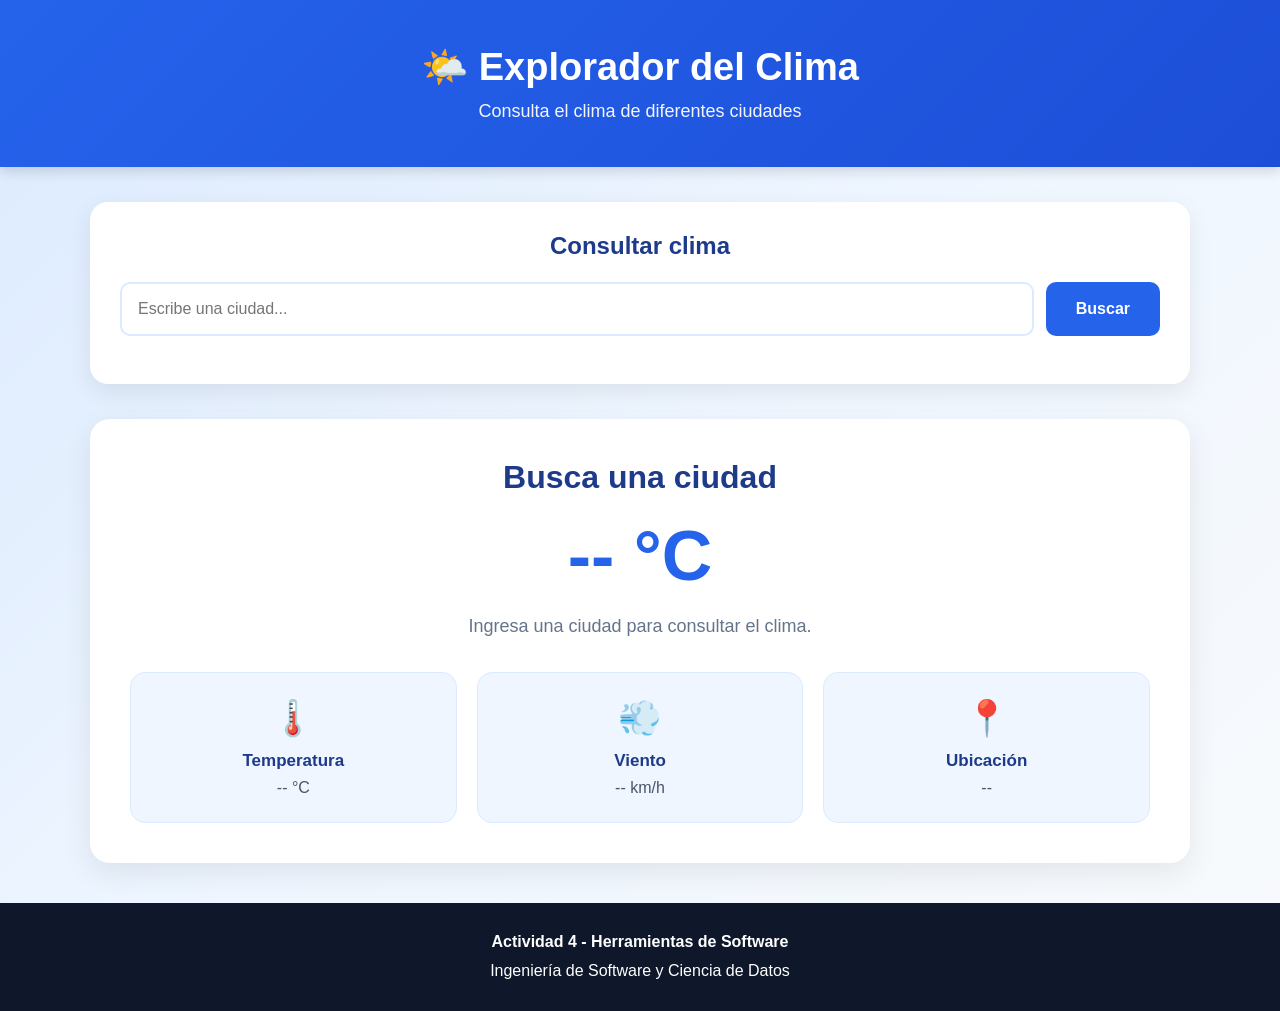
<file: index.html>
<!DOCTYPE html>
<html lang="es">

    <head>
    <meta charset="UTF-8">

    <meta name="viewport" content="width=device-width, initial-scale=1.0">

    <title>Explorador del Clima</title>

    <link rel="stylesheet" href="style.css">
</head>

<body>

    <header class="header">
        <div class="contenedor">
            <h1>🌤️ Explorador del Clima</h1>
            <p>Consulta el clima de diferentes ciudades</p>
        </div>
    </header>

    <main class="contenedor">

        <section class="buscador">

            <h2>Consultar clima</h2>

            <div class="formulario">

                <input 
                    type="text" 
                    id="ciudad"
                    placeholder="Escribe una ciudad..."
                >

                <button id="btnBuscar">
                    Buscar
                </button>

            </div>

            <p id="mensaje"></p>

        </section>


        <section id="resultado" class="resultado">

            <div class="tarjeta-clima">

                <h2 id="nombreCiudad">
                    Busca una ciudad
                </h2>

                <div class="temperatura">
                    <span id="temperatura">--</span> °C
                </div>

                <p id="descripcion">
                    Ingresa una ciudad para consultar el clima.
                </p>

                <div class="informacion">

                    <div class="dato">
                        <span>🌡️</span>
                        <strong>Temperatura</strong>
                        <p id="tempActual">-- °C</p>
                    </div>

                    <div class="dato">
                        <span>💨</span>
                        <strong>Viento</strong>
                        <p id="viento">-- km/h</p>
                    </div>

                    <div class="dato">
                        <span>📍</span>
                        <strong>Ubicación</strong>
                        <p id="ubicacion">--</p>
                    </div>

                </div>

            </div>

        </section>

    </main>


    <footer class="footer">

        <p>
            Actividad 4 - Herramientas de Software
        </p>

        <p>
            Ingeniería de Software y Ciencia de Datos
        </p>

    </footer>


    <script src="script.js"></script>

</body>

</html>
</file>
<file: style.css>
/* =========================
   CONFIGURACIÓN GENERAL
========================= */

* {
    margin: 0;
    padding: 0;
    box-sizing: border-box;
}

body {
    font-family: Arial, Helvetica, sans-serif;
    background: linear-gradient(135deg, #dbeafe, #eff6ff, #f8fafc);
    color: #1e293b;
    min-height: 100vh;
}


/* =========================
   CONTENEDOR
========================= */

.contenedor {
    width: 90%;
    max-width: 1100px;
    margin: auto;
}


/* =========================
   ENCABEZADO
========================= */

.header {
    background: linear-gradient(135deg, #2563eb, #1d4ed8);
    color: white;
    padding: 45px 0;
    text-align: center;
    box-shadow: 0 4px 12px rgba(0, 0, 0, 0.15);
}

.header h1 {
    font-size: 38px;
    margin-bottom: 12px;
}

.header p {
    font-size: 18px;
    opacity: 0.95;
}


/* =========================
   BUSCADOR
========================= */

.buscador {
    background: white;
    margin-top: 35px;
    padding: 30px;
    border-radius: 18px;
    box-shadow: 0 8px 25px rgba(0, 0, 0, 0.08);
}

.buscador h2 {
    text-align: center;
    margin-bottom: 22px;
    color: #1e3a8a;
}


.formulario {
    display: flex;
    gap: 12px;
}


.formulario input {
    flex: 1;
    padding: 16px;
    border: 2px solid #dbeafe;
    border-radius: 10px;
    font-size: 16px;
    outline: none;
    transition: 0.3s;
}


.formulario input:focus {
    border-color: #2563eb;
}


.formulario button {
    padding: 16px 30px;
    border: none;
    border-radius: 10px;
    background: #2563eb;
    color: white;
    cursor: pointer;
    font-size: 16px;
    font-weight: bold;
    transition: 0.3s;
}


.formulario button:hover {
    background: #1d4ed8;
    transform: translateY(-2px);
}


#mensaje {
    text-align: center;
    margin-top: 18px;
    font-weight: bold;
}


/* =========================
   RESULTADO
========================= */

.resultado {
    margin-top: 35px;
    margin-bottom: 40px;
}


.tarjeta-clima {
    background: white;
    padding: 40px;
    border-radius: 20px;
    text-align: center;
    box-shadow: 0 10px 30px rgba(0, 0, 0, 0.08);
}


.tarjeta-clima h2 {
    font-size: 32px;
    color: #1e3a8a;
    margin-bottom: 15px;
}


.temperatura {
    font-size: 70px;
    font-weight: bold;
    color: #2563eb;
    margin: 20px 0;
}


#descripcion {
    font-size: 18px;
    color: #64748b;
}


/* =========================
   INFORMACIÓN
========================= */

.informacion {
    display: grid;
    grid-template-columns: repeat(3, 1fr);
    gap: 20px;
    margin-top: 35px;
}


.dato {
    background: #eff6ff;
    padding: 25px;
    border-radius: 15px;
    border: 1px solid #dbeafe;
    transition: 0.3s;
}


.dato:hover {
    transform: translateY(-5px);
    box-shadow: 0 8px 20px rgba(37, 99, 235, 0.12);
}


.dato span {
    display: block;
    font-size: 35px;
    margin-bottom: 12px;
}


.dato strong {
    display: block;
    font-size: 17px;
    margin-bottom: 8px;
    color: #1e3a8a;
}


.dato p {
    font-size: 16px;
    color: #475569;
}


/* =========================
   PIE DE PÁGINA
========================= */

.footer {
    background: #0f172a;
    color: white;
    text-align: center;
    padding: 25px;
    line-height: 1.8;
}

.footer p:first-child {
    font-weight: bold;
}


/* =========================
   DISEÑO PARA CELULARES
========================= */

@media screen and (max-width: 700px) {

    body {
        width: 100%;
        min-width: 0;
        overflow-x: hidden;
    }

    .contenedor {
        width: 100%;
        max-width: 100%;
        padding-left: 15px;
        padding-right: 15px;
    }

    .header {
        width: 100%;
        padding: 30px 15px;
    }

    .header h1 {
        font-size: 27px;
        line-height: 1.3;
    }

    .header p {
        font-size: 15px;
        line-height: 1.5;
    }

    .buscador {
        width: 100%;
        margin-top: 20px;
        padding: 20px 15px;
        border-radius: 14px;
    }

    .buscador h2 {
        font-size: 22px;
    }

    .formulario {
        width: 100%;
        display: flex;
        flex-direction: column;
        gap: 10px;
    }

    .formulario input {
        width: 100%;
        min-width: 0;
        padding: 14px;
        font-size: 16px;
    }

    .formulario button {
        width: 100%;
        padding: 14px;
        font-size: 16px;
    }

    .resultado {
        width: 100%;
        margin-top: 20px;
        margin-bottom: 25px;
    }

    .tarjeta-clima {
        width: 100%;
        padding: 25px 15px;
        border-radius: 15px;
    }

    .tarjeta-clima h2 {
        font-size: 26px;
        word-break: break-word;
    }

    .temperatura {
        font-size: 52px;
    }

    #descripcion {
        font-size: 16px;
        line-height: 1.5;
    }

    .informacion {
        width: 100%;
        display: flex;
        flex-direction: column;
        gap: 12px;
        margin-top: 25px;
    }

    .dato {
        width: 100%;
        padding: 20px;
    }

    .footer {
        width: 100%;
        padding: 20px 15px;
        font-size: 14px;
    }
}
</file>
